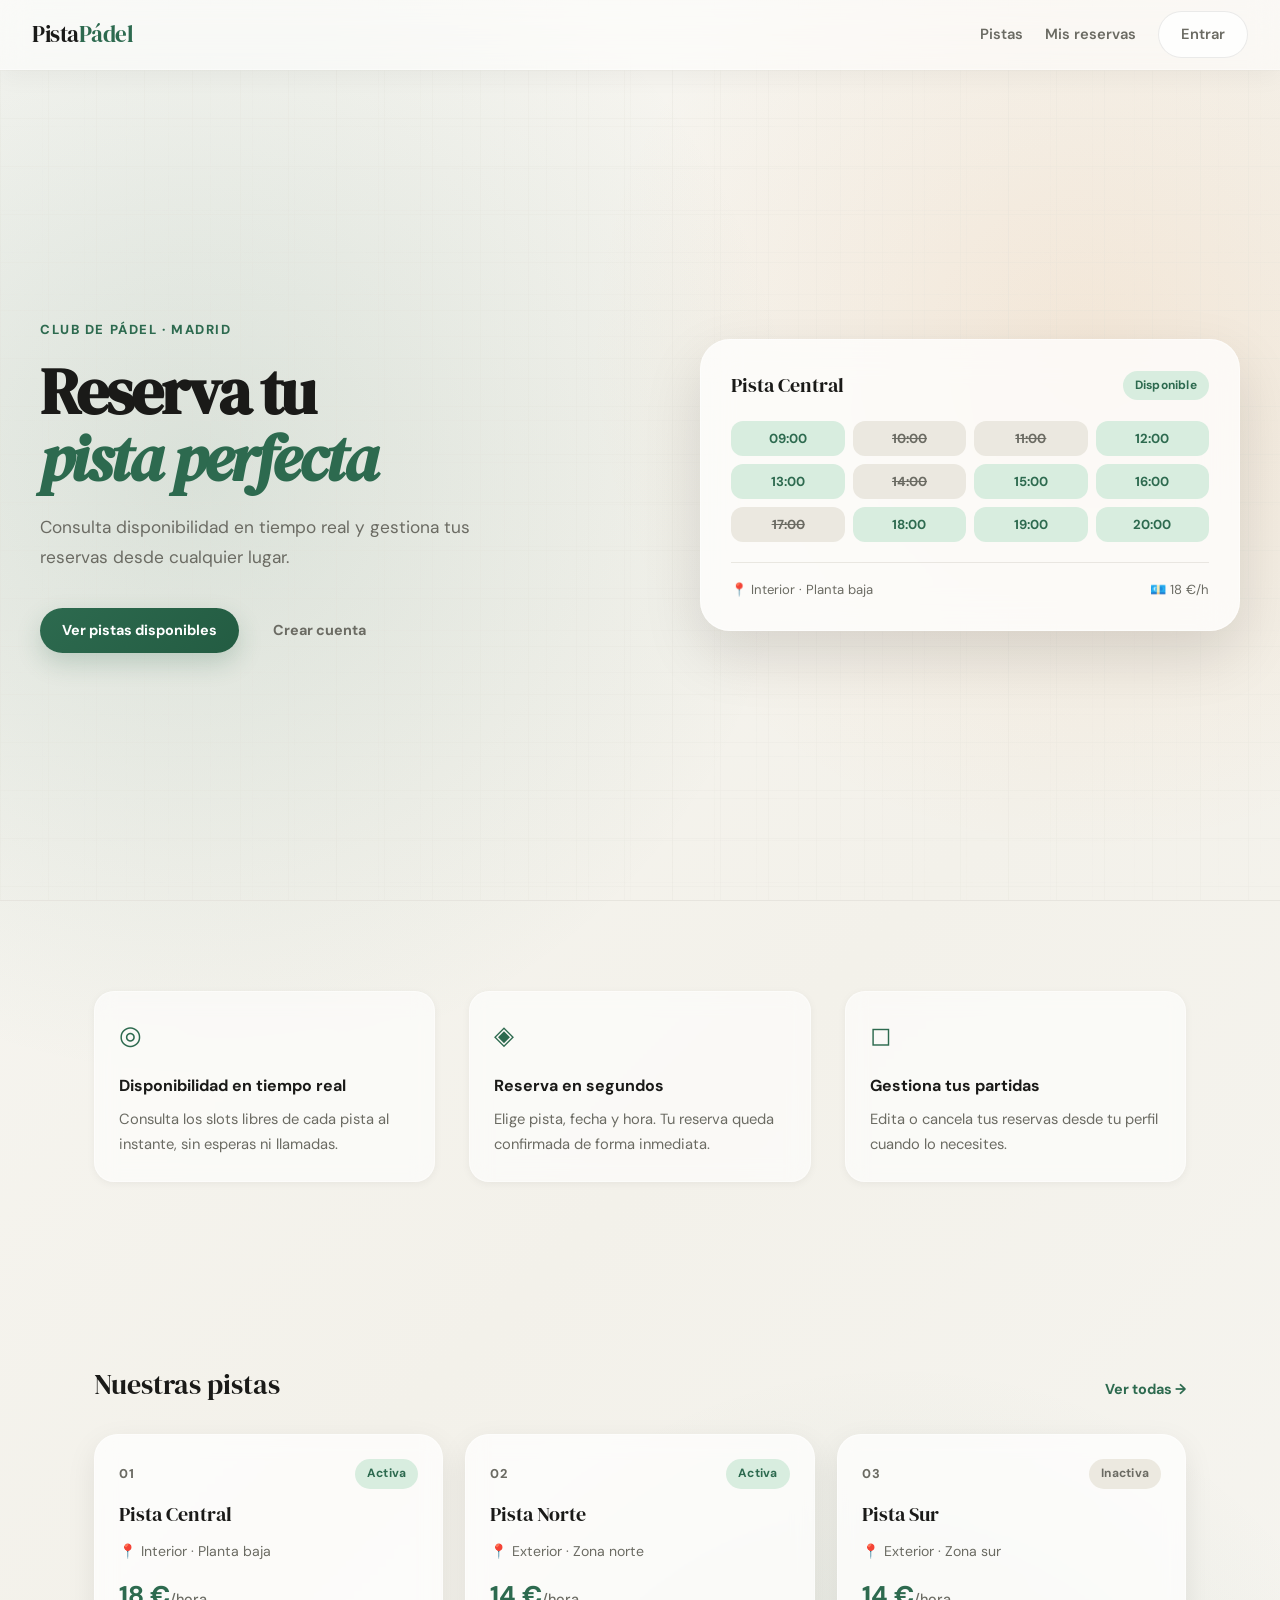
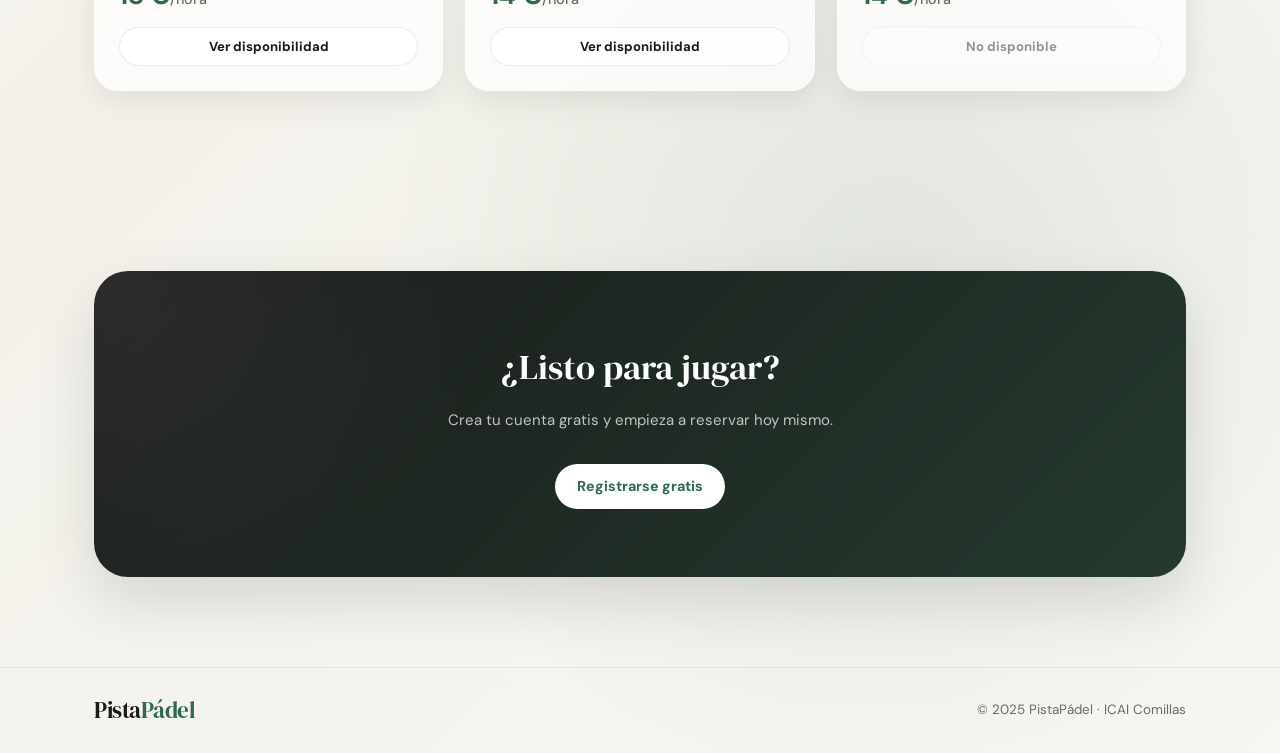
<file: frontend/index.html>
<!DOCTYPE html>
<html lang="es">
<head>
  <meta charset="UTF-8" />
  <meta name="viewport" content="width=device-width, initial-scale=1.0" />
  <title>PistaPádel — Reserva tu pista</title>
  <link rel="stylesheet" href="styles.css" />
  <link href="https://fonts.googleapis.com/css2?family=DM+Serif+Display:ital@0;1&family=DM+Sans:wght@300;400;500;600&display=swap" rel="stylesheet" />
</head>
<body>

  <!-- NAVBAR -->
  <nav class="navbar">
    <a href="index.html" class="nav-logo">Pista<span>Pádel</span></a>
    <div class="nav-links">
      <a href="courts.html">Pistas</a>
      <a href="reservations.html">Mis reservas</a>
      <a href="login.html" class="btn btn-outline">Entrar</a>
    </div>
  </nav>

  <!-- HERO -->
  <section class="hero">
    <div class="hero-bg">
      <div class="hero-grid"></div>
    </div>
    <div class="hero-content">
      <span class="hero-tag">Club de pádel · Madrid</span>
      <h1 class="hero-title">Reserva tu<br /><em>pista perfecta</em></h1>
      <p class="hero-sub">Consulta disponibilidad en tiempo real y gestiona tus reservas desde cualquier lugar.</p>
      <div class="hero-actions">
        <a href="courts.html" class="btn btn-primary">Ver pistas disponibles</a>
        <a href="login.html" class="btn btn-ghost">Crear cuenta</a>
      </div>
    </div>
    <div class="hero-visual">
      <div class="court-card-preview">
        <div class="court-preview-header">
          <span class="court-preview-name">Pista Central</span>
          <span class="badge badge-active">Disponible</span>
        </div>
        <div class="court-preview-slots">
          <div class="slot slot-free">09:00</div>
          <div class="slot slot-taken">10:00</div>
          <div class="slot slot-taken">11:00</div>
          <div class="slot slot-free">12:00</div>
          <div class="slot slot-free">13:00</div>
          <div class="slot slot-taken">14:00</div>
          <div class="slot slot-free">15:00</div>
          <div class="slot slot-free">16:00</div>
          <div class="slot slot-taken">17:00</div>
          <div class="slot slot-free">18:00</div>
          <div class="slot slot-free">19:00</div>
          <div class="slot slot-free">20:00</div>
        </div>
        <div class="court-preview-meta">
          <span>📍 Interior · Planta baja</span>
          <span>💶 18 €/h</span>
        </div>
      </div>
    </div>
  </section>

  <!-- FEATURES -->
  <section class="features">
    <div class="container">
      <div class="features-grid">
        <div class="feature-item">
          <div class="feature-icon">◎</div>
          <h3>Disponibilidad en tiempo real</h3>
          <p>Consulta los slots libres de cada pista al instante, sin esperas ni llamadas.</p>
        </div>
        <div class="feature-item">
          <div class="feature-icon">◈</div>
          <h3>Reserva en segundos</h3>
          <p>Elige pista, fecha y hora. Tu reserva queda confirmada de forma inmediata.</p>
        </div>
        <div class="feature-item">
          <div class="feature-icon">◻</div>
          <h3>Gestiona tus partidas</h3>
          <p>Edita o cancela tus reservas desde tu perfil cuando lo necesites.</p>
        </div>
      </div>
    </div>
  </section>

  <!-- COURTS PREVIEW -->
  <section class="courts-preview">
    <div class="container">
      <div class="section-header">
        <h2>Nuestras pistas</h2>
        <a href="courts.html" class="link-arrow">Ver todas →</a>
      </div>
      <div class="courts-grid">
        <div class="court-card">
          <div class="court-card-top">
            <div class="court-number">01</div>
            <span class="badge badge-active">Activa</span>
          </div>
          <h3 class="court-name">Pista Central</h3>
          <p class="court-meta">📍 Interior · Planta baja</p>
          <p class="court-price">18 €<span>/hora</span></p>
          <a href="courts.html" class="btn btn-outline btn-sm">Ver disponibilidad</a>
        </div>
        <div class="court-card">
          <div class="court-card-top">
            <div class="court-number">02</div>
            <span class="badge badge-active">Activa</span>
          </div>
          <h3 class="court-name">Pista Norte</h3>
          <p class="court-meta">📍 Exterior · Zona norte</p>
          <p class="court-price">14 €<span>/hora</span></p>
          <a href="courts.html" class="btn btn-outline btn-sm">Ver disponibilidad</a>
        </div>
        <div class="court-card">
          <div class="court-card-top">
            <div class="court-number">03</div>
            <span class="badge badge-inactive">Inactiva</span>
          </div>
          <h3 class="court-name">Pista Sur</h3>
          <p class="court-meta">📍 Exterior · Zona sur</p>
          <p class="court-price">14 €<span>/hora</span></p>
          <a href="courts.html" class="btn btn-outline btn-sm btn-disabled">No disponible</a>
        </div>
      </div>
    </div>
  </section>

  <!-- CTA -->
  <section class="cta-section">
    <div class="container">
      <div class="cta-box">
        <h2>¿Listo para jugar?</h2>
        <p>Crea tu cuenta gratis y empieza a reservar hoy mismo.</p>
        <a href="login.html" class="btn btn-primary">Registrarse gratis</a>
      </div>
    </div>
  </section>

  <!-- FOOTER -->
  <footer class="footer">
    <div class="container footer-inner">
      <span class="nav-logo">Pista<span>Pádel</span></span>
      <span class="footer-copy">© 2025 PistaPádel · ICAI Comillas</span>
    </div>
  </footer>

</body>
</html>
</file>
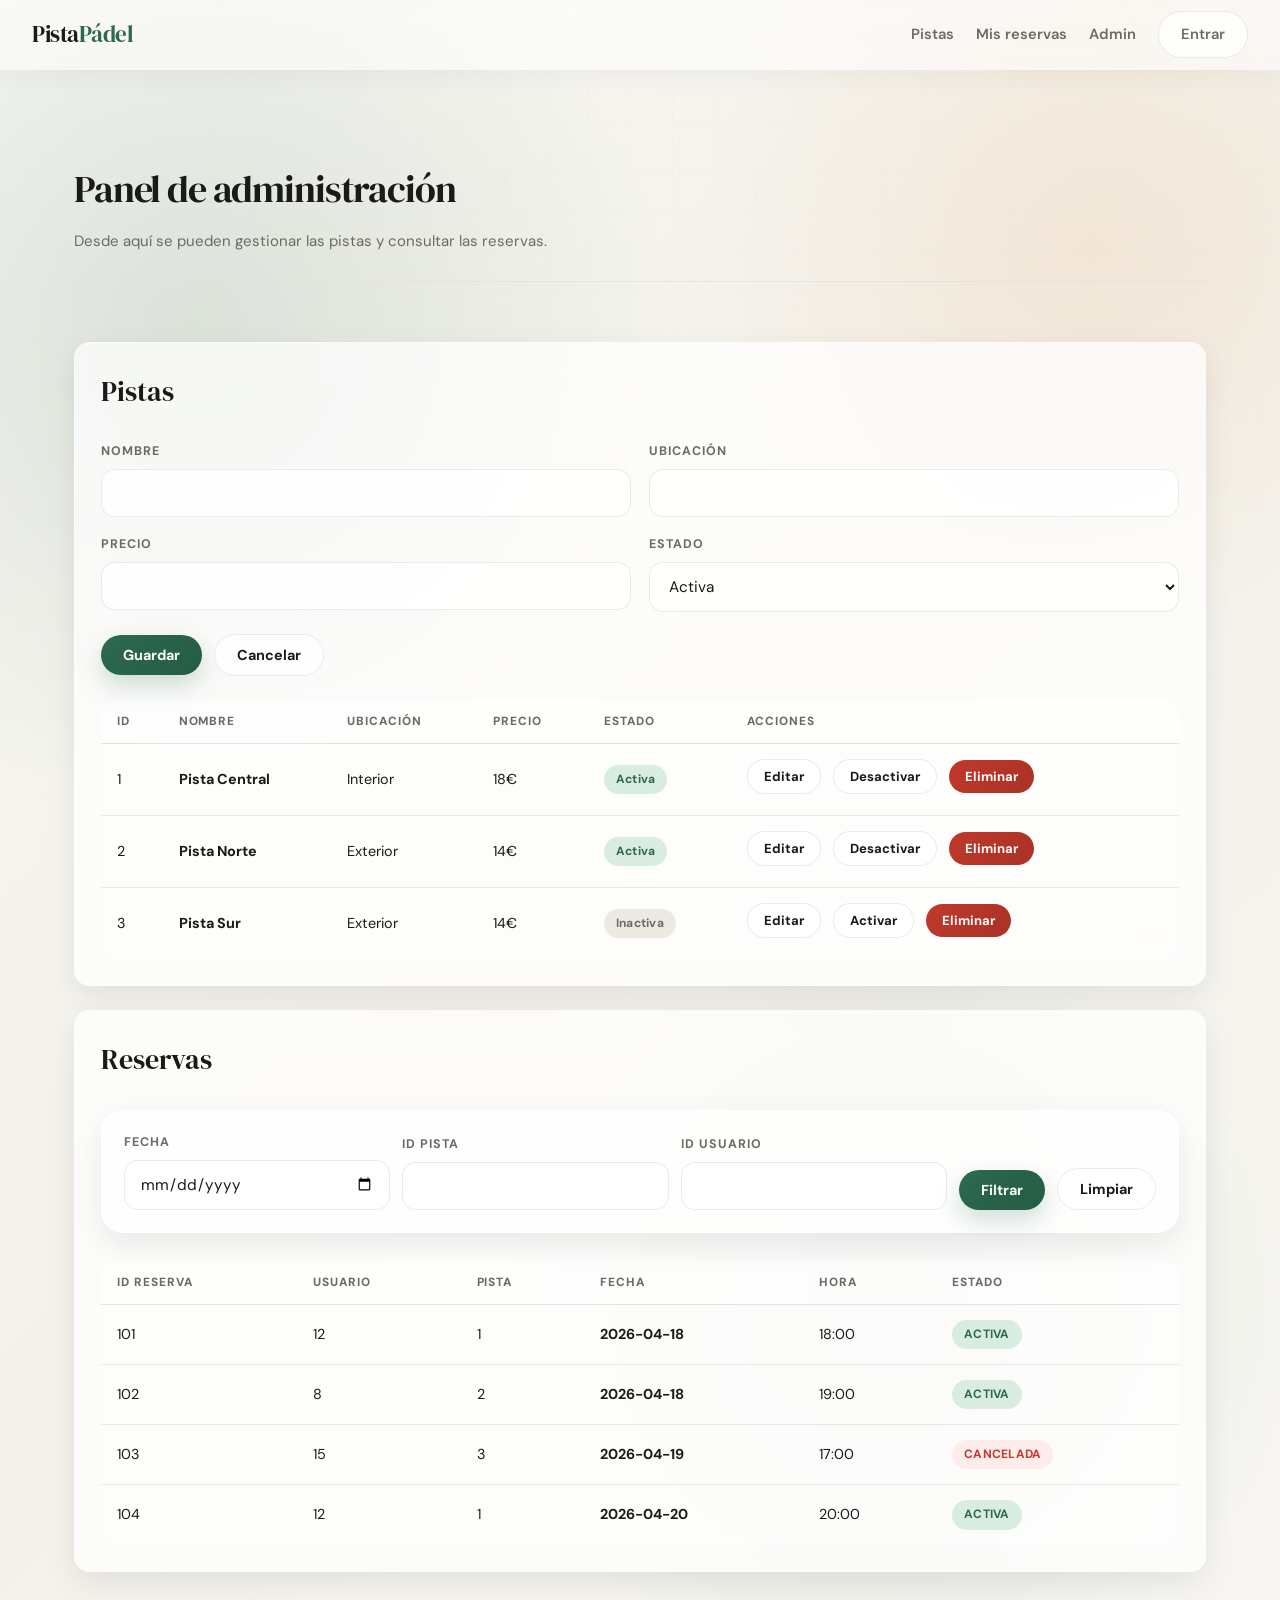
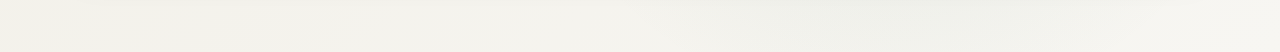
<file: frontend/admin.html>
<!DOCTYPE html>
<html lang="es">
<head>
  <meta charset="UTF-8" />
  <meta name="viewport" content="width=device-width, initial-scale=1.0" />
  <title>Admin | PistaPádel</title>
  <link rel="stylesheet" href="styles.css" />
  <link href="https://fonts.googleapis.com/css2?family=DM+Serif+Display:ital@0;1&family=DM+Sans:wght@300;400;500;600&display=swap" rel="stylesheet" />
</head>
<body>

  <nav class="navbar">
    <a href="index.html" class="nav-logo">Pista<span>Pádel</span></a>
    <div class="nav-links">
      <a href="courts.html">Pistas</a>
      <a href="reservations.html">Mis reservas</a>
      <a href="admin.html">Admin</a>
      <a href="login.html" class="btn btn-outline">Entrar</a>
    </div>
  </nav>

  <main class="page">
    <section class="page-header">
      <h1>Panel de administración</h1>
      <p>Desde aquí se pueden gestionar las pistas y consultar las reservas.</p>
    </section>

    <div id="messageBox" class="message info" style="display:none;"></div>

    <section class="card">
      <div class="section-header">
        <h2>Pistas</h2>
      </div>

      <form id="courtForm" class="grid-form">
        <input type="hidden" id="courtId" />

        <div class="form-group">
          <label for="courtNombre">Nombre</label>
          <input type="text" id="courtNombre" required />
        </div>

        <div class="form-group">
          <label for="courtUbicacion">Ubicación</label>
          <input type="text" id="courtUbicacion" required />
        </div>

        <div class="form-group">
          <label for="courtPrecio">Precio</label>
          <input type="number" id="courtPrecio" min="0" step="0.01" required />
        </div>

        <div class="form-group">
          <label for="courtActiva">Estado</label>
          <select id="courtActiva">
            <option value="true">Activa</option>
            <option value="false">Inactiva</option>
          </select>
        </div>

        <div class="form-actions">
          <button type="submit" class="btn btn-primary" id="saveBtn">Guardar</button>
          <button type="button" class="btn btn-outline" id="cancelBtn">Cancelar</button>
        </div>
      </form>

      <div class="table-wrapper">
        <table>
          <thead>
            <tr>
              <th>ID</th>
              <th>Nombre</th>
              <th>Ubicación</th>
              <th>Precio</th>
              <th>Estado</th>
              <th>Acciones</th>
            </tr>
          </thead>
          <tbody id="courtsTable"></tbody>
        </table>
      </div>

      <div id="emptyCourts" class="empty-state" style="display:none;">
        <div class="empty-icon">◎</div>
        <h3>No hay pistas</h3>
        <p>Añade una pista para empezar.</p>
      </div>
    </section>

    <section class="card">
      <div class="section-header">
        <h2>Reservas</h2>
      </div>

      <div class="filter-bar">
        <div class="form-group">
          <label for="filterDate">Fecha</label>
          <input type="date" id="filterDate" />
        </div>

        <div class="form-group">
          <label for="filterCourt">ID pista</label>
          <input type="number" id="filterCourt" min="1" />
        </div>

        <div class="form-group">
          <label for="filterUser">ID usuario</label>
          <input type="number" id="filterUser" min="1" />
        </div>

        <button type="button" class="btn btn-primary" id="filterBtn">Filtrar</button>
        <button type="button" class="btn btn-outline" id="clearBtn">Limpiar</button>
      </div>

      <div class="table-wrapper">
        <table>
          <thead>
            <tr>
              <th>ID Reserva</th>
              <th>Usuario</th>
              <th>Pista</th>
              <th>Fecha</th>
              <th>Hora</th>
              <th>Estado</th>
            </tr>
          </thead>
          <tbody id="reservationsTable"></tbody>
        </table>
      </div>

      <div id="emptyReservations" class="empty-state" style="display:none;">
        <div class="empty-icon">◈</div>
        <h3>No hay reservas</h3>
        <p>No se encontraron resultados.</p>
      </div>
    </section>
  </main>

  <script>
    const messageBox = document.getElementById("messageBox");

    const courtForm = document.getElementById("courtForm");
    const courtId = document.getElementById("courtId");
    const courtNombre = document.getElementById("courtNombre");
    const courtUbicacion = document.getElementById("courtUbicacion");
    const courtPrecio = document.getElementById("courtPrecio");
    const courtActiva = document.getElementById("courtActiva");
    const saveBtn = document.getElementById("saveBtn");
    const cancelBtn = document.getElementById("cancelBtn");

    const courtsTable = document.getElementById("courtsTable");
    const emptyCourts = document.getElementById("emptyCourts");

    const reservationsTable = document.getElementById("reservationsTable");
    const emptyReservations = document.getElementById("emptyReservations");

    const filterDate = document.getElementById("filterDate");
    const filterCourt = document.getElementById("filterCourt");
    const filterUser = document.getElementById("filterUser");
    const filterBtn = document.getElementById("filterBtn");
    const clearBtn = document.getElementById("clearBtn");

    let pistas = [
      { id: 1, nombre: "Pista Central", ubicacion: "Interior", precio: 18, activa: true },
      { id: 2, nombre: "Pista Norte", ubicacion: "Exterior", precio: 14, activa: true },
      { id: 3, nombre: "Pista Sur", ubicacion: "Exterior", precio: 14, activa: false }
    ];

    let reservas = [
      { id: 101, usuario: 12, pista: 1, fecha: "2026-04-18", hora: "18:00", estado: "ACTIVA" },
      { id: 102, usuario: 8, pista: 2, fecha: "2026-04-18", hora: "19:00", estado: "ACTIVA" },
      { id: 103, usuario: 15, pista: 3, fecha: "2026-04-19", hora: "17:00", estado: "CANCELADA" },
      { id: 104, usuario: 12, pista: 1, fecha: "2026-04-20", hora: "20:00", estado: "ACTIVA" }
    ];

    function showMessage(text, type = "info") {
      messageBox.style.display = "block";
      messageBox.textContent = text;
      messageBox.className = `message ${type}`;
    }

    function hideMessage() {
      messageBox.style.display = "none";
    }

    function resetForm() {
      courtForm.reset();
      courtId.value = "";
      courtActiva.value = "true";
      saveBtn.textContent = "Guardar";
    }

    function renderPistas() {
      courtsTable.innerHTML = "";

      if (pistas.length === 0) {
        emptyCourts.style.display = "block";
        return;
      }

      emptyCourts.style.display = "none";

      pistas.forEach(pista => {
        const estado = pista.activa
          ? '<span class="badge badge-active">Activa</span>'
          : '<span class="badge badge-inactive">Inactiva</span>';

        courtsTable.innerHTML += `
          <tr>
            <td>${pista.id}</td>
            <td><strong>${pista.nombre}</strong></td>
            <td>${pista.ubicacion}</td>
            <td>${pista.precio}€</td>
            <td>${estado}</td>
            <td>
              <button class="btn btn-small btn-outline" onclick="editarPista(${pista.id})">Editar</button>
              <button class="btn btn-small btn-outline" onclick="cambiarEstado(${pista.id})">
                ${pista.activa ? "Desactivar" : "Activar"}
              </button>
              <button class="btn btn-small btn-danger" onclick="eliminarPista(${pista.id})">Eliminar</button>
            </td>
          </tr>
        `;
      });
    }

    function renderReservas(lista = reservas) {
      reservationsTable.innerHTML = "";

      if (lista.length === 0) {
        emptyReservations.style.display = "block";
        return;
      }

      emptyReservations.style.display = "none";

      lista.forEach(reserva => {
        const estado = reserva.estado === "ACTIVA"
          ? "badge-active"
          : "badge-cancelled";

        reservationsTable.innerHTML += `
          <tr>
            <td>${reserva.id}</td>
            <td>${reserva.usuario}</td>
            <td>${reserva.pista}</td>
            <td><strong>${reserva.fecha}</strong></td>
            <td>${reserva.hora}</td>
            <td><span class="badge ${estado}">${reserva.estado}</span></td>
          </tr>
        `;
      });
    }

    window.editarPista = function(id) {
      const pista = pistas.find(p => p.id === id);
      if (!pista) return;

      courtId.value = pista.id;
      courtNombre.value = pista.nombre;
      courtUbicacion.value = pista.ubicacion;
      courtPrecio.value = pista.precio;
      courtActiva.value = String(pista.activa);

      saveBtn.textContent = "Actualizar";
      window.scrollTo({ top: 0, behavior: "smooth" });
    };

    window.cambiarEstado = function(id) {
      pistas = pistas.map(p =>
        p.id === id ? { ...p, activa: !p.activa } : p
      );

      renderPistas();
      showMessage("Estado actualizado.", "success");
    };

    window.eliminarPista = function(id) {
      if (!confirm("¿Seguro que quieres eliminar esta pista?")) return;

      pistas = pistas.filter(p => p.id !== id);
      renderPistas();
      showMessage("Pista eliminada.", "success");
      resetForm();
    };

    courtForm.addEventListener("submit", function(e) {
      e.preventDefault();
      hideMessage();

      const id = courtId.value.trim();
      const nombre = courtNombre.value.trim();
      const ubicacion = courtUbicacion.value.trim();
      const precio = parseFloat(courtPrecio.value);
      const activa = courtActiva.value === "true";

      if (!nombre || !ubicacion || isNaN(precio)) {
        showMessage("Rellena todos los campos.", "error");
        return;
      }

      if (id) {
        pistas = pistas.map(p =>
          String(p.id) === String(id)
            ? { ...p, nombre, ubicacion, precio, activa }
            : p
        );
        showMessage("Pista actualizada.", "success");
      } else {
        const nuevoId = pistas.length ? Math.max(...pistas.map(p => p.id)) + 1 : 1;

        pistas.push({
          id: nuevoId,
          nombre,
          ubicacion,
          precio,
          activa
        });

        showMessage("Pista creada.", "success");
      }

      resetForm();
      renderPistas();
    });

    cancelBtn.addEventListener("click", resetForm);

    function filtrarReservas() {
      let resultado = [...reservas];

      if (filterDate.value) {
        resultado = resultado.filter(r => r.fecha === filterDate.value);
      }

      if (filterCourt.value) {
        resultado = resultado.filter(r => String(r.pista) === filterCourt.value);
      }

      if (filterUser.value) {
        resultado = resultado.filter(r => String(r.usuario) === filterUser.value);
      }

      renderReservas(resultado);
    }

    filterBtn.addEventListener("click", filtrarReservas);

    clearBtn.addEventListener("click", function() {
      filterDate.value = "";
      filterCourt.value = "";
      filterUser.value = "";
      renderReservas();
    });

    renderPistas();
    renderReservas();
  </script>
</body>
</html>
</file>
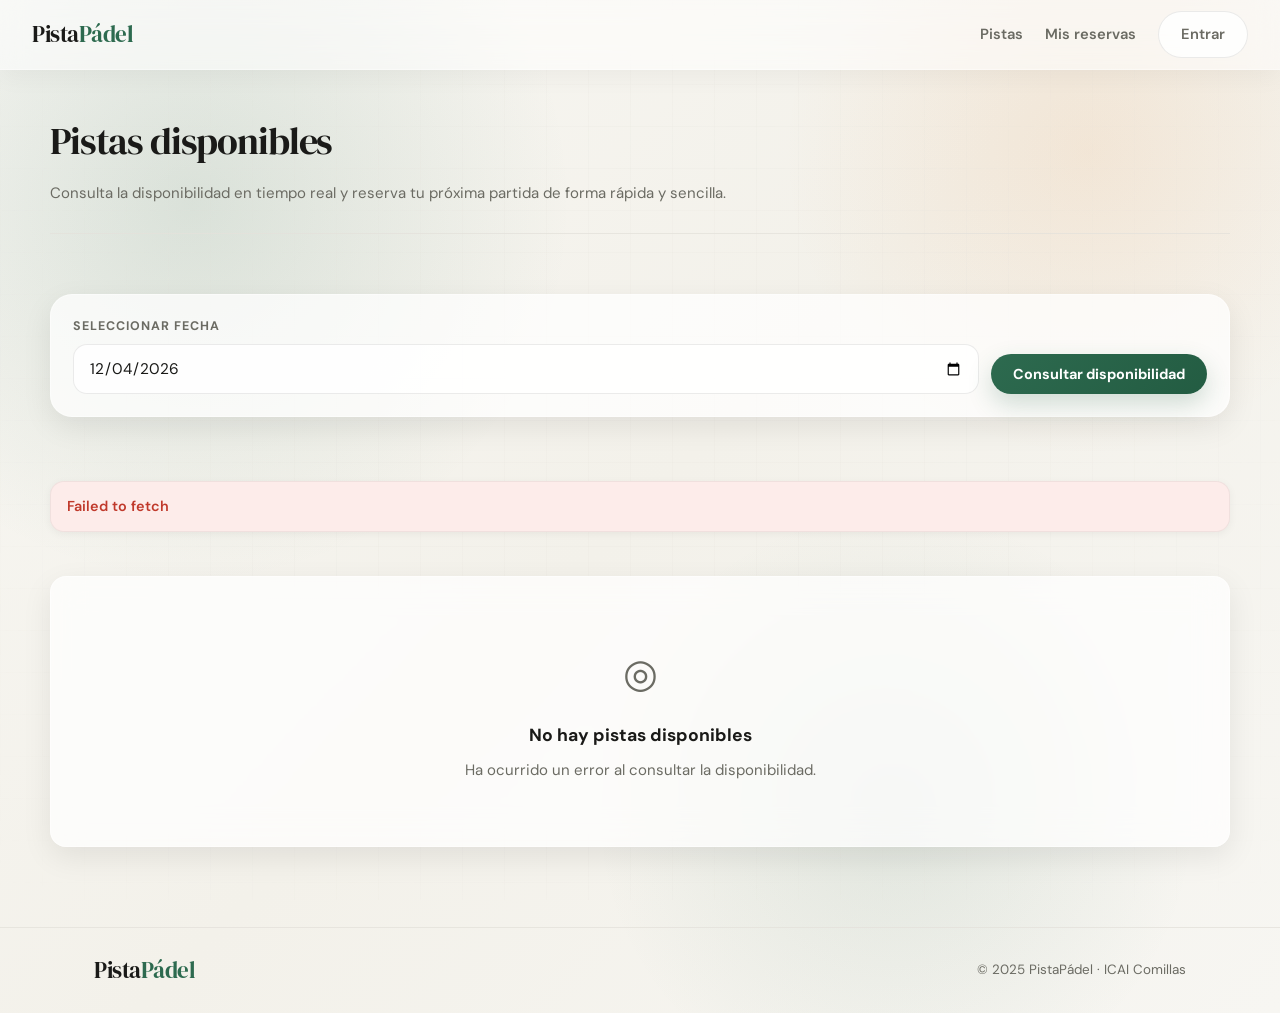
<file: frontend/courts.html>
<!DOCTYPE html>
<html lang="es">
<head>
    <meta charset="UTF-8" />
    <meta name="viewport" content="width=device-width, initial-scale=1.0" />
    <title>Pistas disponibles | PistaPadel</title>
    <link rel="stylesheet" href="styles.css" />
    <link href="https://fonts.googleapis.com/css2?family=DM+Serif+Display:ital@0;1&family=DM+Sans:wght@300;400;500;600&display=swap" rel="stylesheet" />
</head>
<body>

<!-- NAVBAR -->
<nav class="navbar">
    <a href="index.html" class="nav-logo">Pista<span>Pádel</span></a>
    <div class="nav-links">
        <a href="courts.html">Pistas</a>
        <a href="reservations.html">Mis reservas</a>
        <a href="login.html" class="btn btn-outline">Entrar</a>
    </div>
</nav>

<!-- CONTENIDO PRINCIPAL -->
<main class="page courts-page">
    <section class="page-header">
        <h1>Pistas disponibles</h1>
        <p>Consulta la disponibilidad en tiempo real y reserva tu próxima partida de forma rápida y sencilla.</p>
    </section>

    <section class="filter-bar">
        <div class="form-group">
            <label for="resDate">Seleccionar fecha</label>
            <input type="date" id="resDate" />
        </div>

        <button id="btnConsultar" class="btn btn-primary" type="button">
            Consultar disponibilidad
        </button>
    </section>

    <div id="messageBox" class="message info" style="display: none;"></div>

    <section id="pistasGrid" class="availability-grid"></section>
</main>

<!-- FOOTER -->
<footer class="footer">
    <div class="container footer-inner">
        <span class="nav-logo">Pista<span>Pádel</span></span>
        <span class="footer-copy">© 2025 PistaPádel · ICAI Comillas</span>
    </div>
</footer>

<script>
  const API_BASE = "http://127.0.0.1:8080/pistaPadel";

  const resDateInput = document.getElementById("resDate");
  const btnConsultar = document.getElementById("btnConsultar");
  const pistasGrid = document.getElementById("pistasGrid");
  const messageBox = document.getElementById("messageBox");

  const hoy = new Date().toISOString().split("T")[0];
  resDateInput.value = hoy;
  resDateInput.min = hoy;

  function showMessage(text, type = "info") {
    messageBox.style.display = "block";
    messageBox.textContent = text;
    messageBox.className = `message ${type}`;
  }

  function hideMessage() {
    messageBox.style.display = "none";
    messageBox.textContent = "";
    messageBox.className = "message";
  }

  function setLoadingState(isLoading) {
    btnConsultar.disabled = isLoading;
    btnConsultar.textContent = isLoading ? "Cargando..." : "Consultar disponibilidad";
  }

  function renderEmptyState(text) {
    pistasGrid.innerHTML = `
      <div class="empty-state card" style="grid-column: 1 / -1;">
        <div class="empty-icon">◎</div>
        <h3>No hay pistas disponibles</h3>
        <p>${text}</p>
      </div>
    `;
  }

  function escapeHtml(text) {
    if (text === null || text === undefined) return "";
    return String(text)
      .replaceAll("&", "&amp;")
      .replaceAll("<", "&lt;")
      .replaceAll(">", "&gt;")
      .replaceAll('"', "&quot;")
      .replaceAll("'", "&#039;");
  }

  function crearTarjetaPista(pista, franjasDisponibles) {
    const slotsHtml = franjasDisponibles.length > 0
      ? `
        <div class="slots-grid">
          ${franjasDisponibles.map(function(hora) {
            return `
              <button
                class="slot slot-free"
                type="button"
                data-pista-id="${pista.idPista}"
                data-fecha="${resDateInput.value}"
                data-hora="${hora}">
                ${hora}
              </button>
            `;
          }).join("")}
        </div>
      `
      : `<p class="muted">No hay franjas disponibles para esta fecha.</p>`;

    return `
      <article class="availability-card">
        <div class="availability-card-header">
          <span class="court-preview-name">${escapeHtml(pista.nombre)}</span>
          <span class="badge badge-active">Activa</span>
        </div>

        <div class="availability-card-body">
          <p class="court-meta">📍 ${escapeHtml(pista.ubicacion || "Ubicación no disponible")}</p>
          <div class="divider"></div>
          ${slotsHtml}
        </div>

        <div class="availability-card-footer">
          <span class="muted">${franjasDisponibles.length} hueco(s) disponible(s)</span>
          <span class="court-price">${escapeHtml(pista.precioHora)}€<span>/h</span></span>
        </div>
      </article>
    `;
  }

  async function cargarPistas() {
    const fecha = resDateInput.value;

    if (!fecha) {
      showMessage("Selecciona una fecha antes de consultar la disponibilidad.", "error");
      return;
    }

    hideMessage();
    setLoadingState(true);

    pistasGrid.innerHTML = `
      <div class="empty-state card" style="grid-column: 1 / -1;">
        <div class="empty-icon">◈</div>
        <h3>Cargando pistas</h3>
        <p>Estamos consultando la disponibilidad para el día seleccionado.</p>
      </div>
    `;

    try {
      const respPistas = await fetch(API_BASE + "/courts?active=true", {
        credentials: "include"
      });

      if (!respPistas.ok) {
        throw new Error("No se pudieron cargar las pistas.");
      }

      const pistas = await respPistas.json();
      const pistasActivas = pistas.filter(function(pista) {
        return pista.activa;
      });

      if (pistasActivas.length === 0) {
        renderEmptyState("Actualmente no hay pistas activas para mostrar.");
        return;
      }

      const resultados = await Promise.all(
        pistasActivas.map(async function(pista) {
          try {
            const respDisp = await fetch(
              API_BASE + "/courts/" + pista.idPista + "/availability?date=" + fecha,
              {
                credentials: "include"
              }
            );

            if (!respDisp.ok) {
              return {
                pista: pista,
                franjasDisponibles: []
              };
            }

            const disponibilidad = await respDisp.json();

            const franjasDisponiblesRaw = Array.isArray(disponibilidad)
              ? disponibilidad
              : (disponibilidad.franjasDisponibles || []);

           let franjasDisponibles = franjasDisponiblesRaw.map(function(hora) {
  return String(hora).substring(0, 5);
});

        const hoyReal = new Date().toISOString().split("T")[0];

        if (fecha === hoyReal) {
          const ahora = new Date();

          franjasDisponibles = franjasDisponibles.filter(function(hora) {
            const partes = hora.split(":");
            const fechaHora = new Date();
            fechaHora.setHours(Number(partes[0]), Number(partes[1]), 0, 0);

            return fechaHora > ahora;
          });
        }

            return {
              pista: pista,
              franjasDisponibles: franjasDisponibles
            };

          } catch (error) {
            console.log(error);
            return {
              pista: pista,
              franjasDisponibles: []
            };
          }
        })
      );

      pistasGrid.innerHTML = resultados
        .map(function(resultado) {
          return crearTarjetaPista(resultado.pista, resultado.franjasDisponibles);
        })
        .join("");

    } catch (error) {
      console.error(error);
      renderEmptyState("Ha ocurrido un error al consultar la disponibilidad.");
      showMessage(error.message || "Error inesperado al cargar las pistas.", "error");
    } finally {
      setLoadingState(false);
    }
  }

  async function reservar(pistaId, fecha, hora, boton) {
    const currentUser = localStorage.getItem("currentUser");

    const bodyReserva = {
      idPista: Number(pistaId),
      fechaReserva: fecha,
      horaInicio: hora,
      duracionMinutos: 60
    };

    try {
      boton.disabled = true;
      boton.textContent = "Reservando...";

      const resp = await fetch(API_BASE + "/reservations", {
        method: "POST",
        headers: {
          "Content-Type": "application/json"
        },
        credentials: "include",
        body: JSON.stringify(bodyReserva)
      });

      if (resp.status === 201 || resp.ok) {
        showMessage("Reserva realizada correctamente para las " + hora + ".", "success");
        await cargarPistas();
        return;
      }

      if (resp.status === 401) {
        localStorage.removeItem("currentUser");
        window.location.href = "login.html";
        return;
      }

      if (resp.status === 409) {
        showMessage("Ese horario ya está ocupado.", "error");
        await cargarPistas();
        return;
      }

      const errorText = await resp.text();
      throw new Error(errorText || "No se pudo completar la reserva.");

    } catch (error) {
      console.error(error);
      showMessage(error.message || "Error al reservar la pista.", "error");
      boton.disabled = false;
      boton.textContent = hora;
    }
  }

  btnConsultar.addEventListener("click", cargarPistas);

  resDateInput.addEventListener("change", function() {
    cargarPistas();
  });

  pistasGrid.addEventListener("click", async function(event) {
    const slotButton = event.target.closest(".slot-free");

    if (!slotButton) return;

    const pistaId = slotButton.dataset.pistaId;
    const fecha = slotButton.dataset.fecha;
    const hora = slotButton.dataset.hora;

    await reservar(pistaId, fecha, hora, slotButton);
  });

  cargarPistas();
</script>

</body>
</html>
</file>
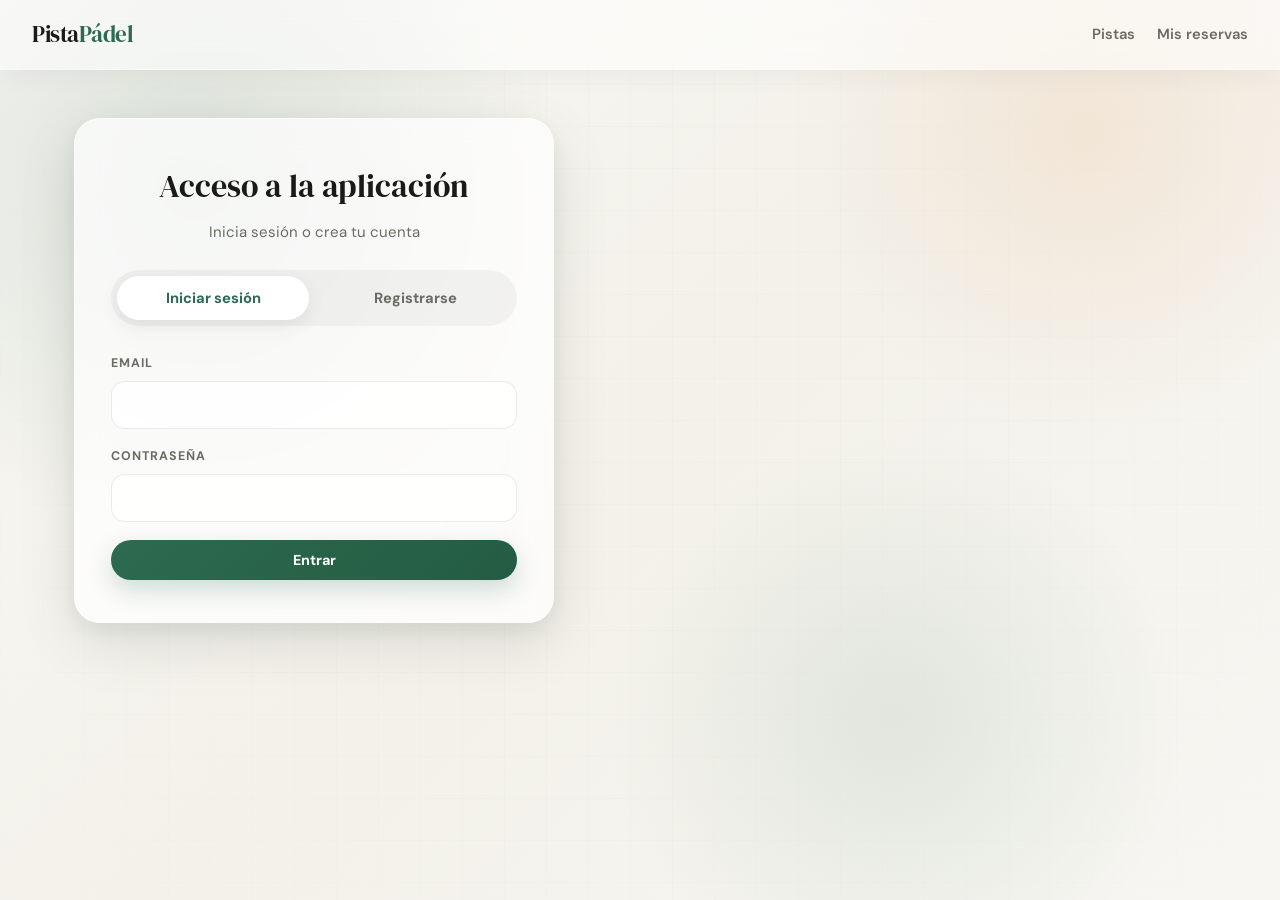
<file: frontend/login.html>
<!DOCTYPE html>
<html lang="es">
<head>
  <meta charset="UTF-8" />
  <meta name="viewport" content="width=device-width, initial-scale=1.0" />
  <title>Login | PistaPádel</title>
  <link rel="stylesheet" href="styles.css" />
  <link href="https://fonts.googleapis.com/css2?family=DM+Serif+Display:ital@0;1&family=DM+Sans:wght@300;400;500;600&display=swap" rel="stylesheet" />
</head>
<body>

  <nav class="navbar">
    <a href="index.html" class="nav-logo">Pista<span>Pádel</span></a>
    <div class="nav-links">
      <a href="courts.html">Pistas</a>
      <a href="reservations.html">Mis reservas</a>
    </div>
  </nav>

  <main class="page">
    <section class="card auth-card">
      <h1>Acceso a la aplicación</h1>
      <p class="muted">Inicia sesión o crea tu cuenta</p>

      <div class="tabs">
        <button class="tab-btn active" id="tabLogin">Iniciar sesión</button>
        <button class="tab-btn" id="tabRegister">Registrarse</button>
      </div>

      <div id="messageBox" class="message" style="display:none;"></div>

      <form id="loginForm" class="form-section">
        <div class="form-group">
          <label for="loginEmail">Email</label>
          <input type="email" id="loginEmail" required />
        </div>

        <div class="form-group">
          <label for="loginPassword">Contraseña</label>
          <input type="password" id="loginPassword" required />
        </div>

        <button type="submit" class="btn btn-primary">Entrar</button>
      </form>

      <form id="registerForm" class="form-section" style="display:none;">
        <div class="form-group">
          <label for="registerNombre">Nombre</label>
          <input type="text" id="registerNombre" required />
        </div>

        <div class="form-group">
          <label for="registerApellidos">Apellidos</label>
          <input type="text" id="registerApellidos" required />
        </div>

        <div class="form-group">
          <label for="registerEmail">Email</label>
          <input type="email" id="registerEmail" required />
        </div>

        <div class="form-group">
          <label for="registerPassword">Contraseña</label>
          <input type="password" id="registerPassword" required />
        </div>

        <button type="submit" class="btn btn-primary">Crear cuenta</button>
      </form>
    </section>
  </main>

  <script>
    const API_BASE = "http://127.0.0.1:8080/pistaPadel";

    const tabLogin = document.getElementById("tabLogin");
    const tabRegister = document.getElementById("tabRegister");
    const loginForm = document.getElementById("loginForm");
    const registerForm = document.getElementById("registerForm");
    const messageBox = document.getElementById("messageBox");

    function showMessage(text, type = "info") {
      messageBox.style.display = "block";
      messageBox.textContent = text;
      messageBox.className = `message ${type}`;
    }

    function hideMessage() {
      messageBox.style.display = "none";
      messageBox.textContent = "";
      messageBox.className = "message";
    }

    function mostrarLogin() {
      tabLogin.classList.add("active");
      tabRegister.classList.remove("active");
      loginForm.style.display = "flex";
      registerForm.style.display = "none";
      hideMessage();
    }

    function mostrarRegistro() {
      tabRegister.classList.add("active");
      tabLogin.classList.remove("active");
      registerForm.style.display = "flex";
      loginForm.style.display = "none";
      hideMessage();
    }

    tabLogin.addEventListener("click", mostrarLogin);
    tabRegister.addEventListener("click", mostrarRegistro);

    registerForm.addEventListener("submit", function(e) {
      e.preventDefault();

      const nombre = document.getElementById("registerNombre").value.trim();
      const apellidos = document.getElementById("registerApellidos").value.trim();
      const email = document.getElementById("registerEmail").value.trim();
      const password = document.getElementById("registerPassword").value;

      if (!nombre || !apellidos || !email || !password) {
        showMessage("Rellena todos los campos.", "error");
        return;
      }

      const usuario = {
        nombre: nombre,
        apellidos: apellidos,
        email: email,
        password: password,
        telefono: "",
        rol: "USER",
        activo: true
      };

      fetch(API_BASE + "/auth/register", {
        method: "POST",
        headers: {
          "Content-Type": "application/json"
        },
        credentials: "include",
        body: JSON.stringify(usuario)
      })
        .then(function(response) {
          if (response.status === 201) {
            showMessage("Registro completado. Ahora ya puedes iniciar sesión.", "success");
            registerForm.reset();
            mostrarLogin();
          } else if (response.status === 409) {
            showMessage("Ese email ya está registrado.", "error");
          } else {
            showMessage("No se ha podido registrar el usuario.", "error");
          }
        })
        .catch(function() {
          showMessage("No se puede conectar con el servidor.", "error");
        });
    });

    loginForm.addEventListener("submit", function(e) {
      e.preventDefault();

      const email = document.getElementById("loginEmail").value.trim();
      const password = document.getElementById("loginPassword").value;

      const datos = {
        email: email,
        password: password
      };

      fetch(API_BASE + "/auth/login", {
        method: "POST",
        headers: {
          "Content-Type": "application/json"
        },
        credentials: "include",
        body: JSON.stringify(datos)
      })
        .then(function(response) {
          console.log("LOGIN STATUS:", response.status);

          if (response.status === 200 || response.status === 201) {
            localStorage.setItem("currentUser", email);
            showMessage("Login correcto. Redirigiendo...", "success");

            setTimeout(function() {
              window.location.href = "courts.html";
            }, 700);
          } else if (response.status === 401) {
            showMessage("Email o contraseña incorrectos.", "error");
          } else {
            showMessage("Error en login. Código: " + response.status, "error");
          }
        })
        .catch(function(error) {
          console.log("ERROR FETCH LOGIN:", error);
          showMessage("No se puede conectar con el servidor.", "error");
        });
    });
  </script>
</body>
</html>
</file>
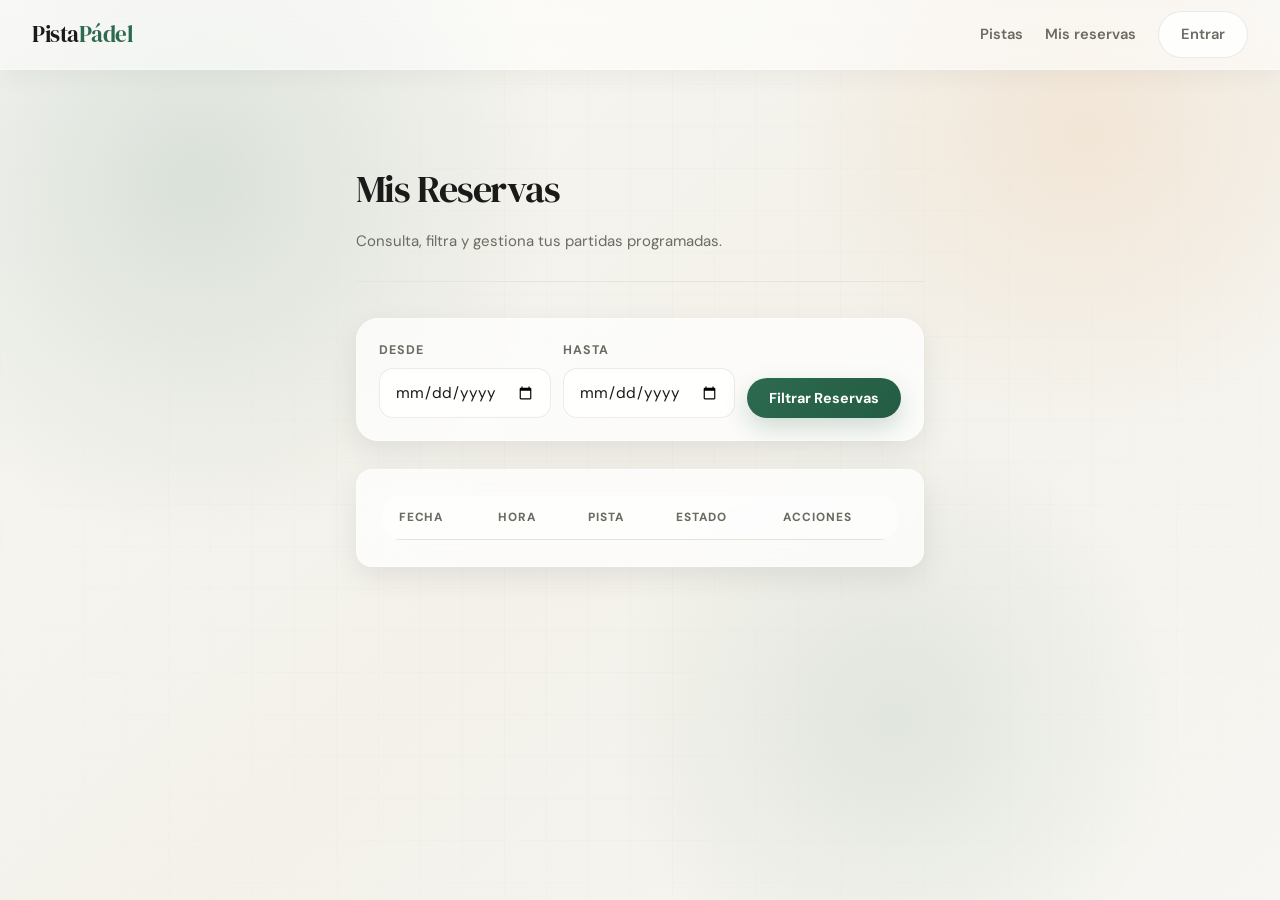
<file: frontend/reservations.html>
<!DOCTYPE html>
<html lang="es">
<head>
    <meta charset="UTF-8" />
    <meta name="viewport" content="width=device-width, initial-scale=1.0" />
    <title>Mis Reservas | PistaPádel</title>
    <link rel="stylesheet" href="styles.css" />
    <link href="https://fonts.googleapis.com/css2?family=DM+Serif+Display:ital@0;1&family=DM+Sans:wght@300;400;500;600&display=swap" rel="stylesheet" />
</head>
<body>


<nav class="navbar">
    <a href="index.html" class="nav-logo">Pista<span>Pádel</span></a>
    <div class="nav-links">
        <a href="courts.html">Pistas</a>
        <a href="reservations.html">Mis reservas</a>
        <a href="login.html" class="btn btn-outline">Entrar</a>
    </div>
</nav>

<main class="page">
    <div class="container">

        <div class="page-header">
            <h1>Mis Reservas</h1>
            <p>Consulta, filtra y gestiona tus partidas programadas.</p>
        </div>

        <div class="filter-bar">
            <div class="form-group">
                <label>Desde</label>
                <input type="date" id="filterFrom">
            </div>
            <div class="form-group">
                <label>Hasta</label>
                <input type="date" id="filterTo">
            </div>
            <button class="btn btn-primary" onclick="cargarReservas()">Filtrar Reservas</button>
        </div>

        <div class="card">
            <div class="table-wrapper">
                <table>
                    <thead>
                    <tr>
                        <th>Fecha</th>
                        <th>Hora</th>
                        <th>Pista</th>
                        <th>Estado</th>
                        <th>Acciones</th>
                    </tr>
                    </thead>
                    <tbody id="tablaReservas">
                    </tbody>
                </table>
            </div>

            <div id="emptyState" class="empty-state" style="display:none;">
                <div class="empty-icon">🎾</div>
                <h3>No se han encontrado reservas</h3>
                <p>Prueba con otras fechas o reserva una pista nueva.</p>
                <a href="courts.html" class="btn btn-primary btn-sm" style="margin-top:15px;">Ir a Pistas</a>
            </div>
        </div>

    </div>
</main>

<script>
  const API_BASE = "http://127.0.0.1:8080/pistaPadel";

  async function cargarReservas() {

    const from = document.getElementById("filterFrom").value;
    const to = document.getElementById("filterTo").value;

    let url = API_BASE + "/reservations";

    const params = [];

    if (from) {
      params.push("from=" + from);
    }

    if (to) {
      params.push("to=" + to);
    }

    if (params.length > 0) {
      url += "?" + params.join("&");
    }

    try {
      const resp = await fetch(url, {
        method: "GET",
        credentials: "include"
      });

      if (resp.status === 401) {
        localStorage.removeItem("currentUser");
        window.location.href = "login.html";
        return;
      }

      if (!resp.ok) {
        alert("No se pudieron cargar las reservas.");
        return;
      }

      const reservas = await resp.json();

      const tbody = document.getElementById("tablaReservas");
      const emptyState = document.getElementById("emptyState");
      const tableWrapper = document.querySelector(".table-wrapper");

      tbody.innerHTML = "";

      if (!reservas || reservas.length === 0) {
        emptyState.style.display = "block";
        tableWrapper.style.display = "none";
        return;
      }

      emptyState.style.display = "none";
      tableWrapper.style.display = "block";

      reservas.forEach(function(res) {
        const estado = res.estado || "ACTIVA";
        const statusClass = estado === "ACTIVA" ? "badge-active" : "badge-cancelled";
        const horaInicio = String(res.horaInicio).substring(0, 5);
        const horaFin = String(res.horaFin).substring(0, 5);

        tbody.innerHTML += `
          <tr>
            <td><strong>${res.fechaReserva}</strong></td>
            <td>${horaInicio} - ${horaFin}</td>
            <td>Pista ${res.idPista}</td>
            <td><span class="badge ${statusClass}">${estado}</span></td>
            <td>
              ${estado === "ACTIVA" ? `
                <button class="btn btn-small btn-outline" onclick="editar('${res.idReserva}')">Editar</button>
                <button class="btn btn-small btn-danger" onclick="cancelar('${res.idReserva}')">Cancelar</button>
              ` : `<span class="muted">Sin acciones</span>`}
            </td>
          </tr>
        `;
      });

    } catch (err) {
      console.error("Error al cargar reservas:", err);
      alert("No se puede conectar con el servidor.");
    }
  }

  async function editar(id) {
    const nuevaHora = prompt("Introduce la nueva hora de inicio (ej: 18:00):");

    if (!nuevaHora) {
      return;
    }

    const body = {
      horaInicio: nuevaHora,
      duracionMinutos: 60
    };

    try {
      const resp = await fetch(API_BASE + "/reservations/" + id, {
        method: "PATCH",
        headers: {
          "Content-Type": "application/json"
        },
        credentials: "include",
        body: JSON.stringify(body)
      });

      if (resp.status === 401) {
        localStorage.removeItem("currentUser");
        window.location.href = "login.html";
        return;
      }

      if (resp.ok) {
        alert("Reserva actualizada");
        cargarReservas();
      } else if (resp.status === 409) {
        alert("Ese horario está ocupado o la reserva no se puede modificar.");
      } else {
        alert("Error al editar la reserva.");
      }

    } catch (err) {
      console.error(err);
      alert("No se puede conectar con el servidor.");
    }
  }

  async function cancelar(id) {
    if (!confirm("¿Seguro que quieres cancelar esta partida?")) {
      return;
    }

    try {
      const resp = await fetch(API_BASE + "/reservations/" + id, {
        method: "DELETE",
        credentials: "include"
      });

      if (resp.status === 401) {
        localStorage.removeItem("currentUser");
        window.location.href = "login.html";
        return;
      }

      if (resp.ok || resp.status === 204) {
        cargarReservas();
      } else if (resp.status === 409) {
        alert("La reserva ya estaba cancelada.");
      } else {
        alert("No se pudo cancelar la reserva.");
      }

    } catch (err) {
      console.error(err);
      alert("No se puede conectar con el servidor.");
    }
  }

  cargarReservas();
</script>
</body>
</html>
</file>
<file: frontend/styles.css>
/* ============================================================
   PistaPádel — styles.css
   Diseño completo renovado
   ============================================================ */

/* ---------- VARIABLES ---------- */
:root {
  --color-bg:        #F7F6F2;
  --color-surface:   #FFFFFF;
  --color-border:    #E4E2DB;
  --color-text:      #1A1A18;
  --color-muted:     #6B6B63;
  --color-accent:    #2D6A4F;
  --color-accent-lt: #D8EDDF;
  --color-danger:    #C0392B;
  --color-danger-lt: #FDECEA;
  --color-warn:      #E67E22;
  --color-warn-lt:   #FEF3E2;

  --font-display: 'DM Serif Display', Georgia, serif;
  --font-body:    'DM Sans', sans-serif;

  --radius-sm: 8px;
  --radius-md: 16px;
  --radius-lg: 28px;

  --shadow-sm: 0 2px 8px rgba(0,0,0,.05);
  --shadow-md: 0 10px 30px rgba(0,0,0,.08);
  --shadow-lg: 0 24px 60px rgba(0,0,0,.12);

  --transition: 220ms ease;
}

/* ---------- RESET ---------- */
*, *::before, *::after {
  box-sizing: border-box;
  margin: 0;
  padding: 0;
}

html {
  scroll-behavior: smooth;
}

body {
  font-family: var(--font-body);
  background:
    radial-gradient(circle at 15% 20%, rgba(45,106,79,.14) 0%, transparent 28%),
    radial-gradient(circle at 85% 15%, rgba(230,126,34,.10) 0%, transparent 22%),
    radial-gradient(circle at 70% 80%, rgba(45,106,79,.10) 0%, transparent 25%),
    linear-gradient(135deg, #f8f7f3 0%, #f3f1ea 50%, #f7f6f2 100%);
  color: var(--color-text);
  font-size: 15px;
  line-height: 1.6;
  -webkit-font-smoothing: antialiased;
  min-height: 100vh;
  position: relative;
  overflow-x: hidden;
}

body::before {
  content: "";
  position: fixed;
  inset: 0;
  pointer-events: none;
  background-image:
    linear-gradient(rgba(228,226,219,.35) 1px, transparent 1px),
    linear-gradient(90deg, rgba(228,226,219,.35) 1px, transparent 1px);
  background-size: 42px 42px;
  mask-image: radial-gradient(circle at center, black 35%, transparent 100%);
  opacity: .5;
  z-index: 0;
}

body > * {
  position: relative;
  z-index: 1;
}

a {
  color: inherit;
  text-decoration: none;
}

img {
  display: block;
  max-width: 100%;
}

button {
  font-family: inherit;
  cursor: pointer;
  border: none;
  background: none;
}

/* ---------- LAYOUT ---------- */
.container {
  max-width: 1140px;
  margin: 0 auto;
  padding: 0 24px;
}

.page {
  max-width: 1180px;
  margin: 0 auto;
  padding: 48px 24px 80px;
  display: flex;
  flex-direction: column;
  gap: 24px;
}

.muted {
  color: var(--color-muted);
}

/* ---------- NAVBAR ---------- */
.navbar {
  position: sticky;
  top: 0;
  z-index: 100;
  display: flex;
  align-items: center;
  justify-content: space-between;
  padding: 0 32px;
  height: 70px;
  background: rgba(255,255,255,.55);
  backdrop-filter: blur(14px);
  -webkit-backdrop-filter: blur(14px);
  border-bottom: 1px solid rgba(255,255,255,.35);
  box-shadow: 0 8px 24px rgba(0,0,0,.04);
}

.nav-logo,
.logo {
  font-family: var(--font-display);
  font-size: 1.45rem;
  letter-spacing: -.02em;
  color: var(--color-text);
}

.nav-logo span,
.logo span {
  color: var(--color-accent);
}

.nav-links,
.navbar nav {
  display: flex;
  align-items: center;
  gap: 22px;
}

.nav-links a,
.navbar nav a {
  font-size: .92rem;
  font-weight: 600;
  color: var(--color-muted);
  transition: all var(--transition);
  position: relative;
}

.nav-links a:hover,
.navbar nav a:hover {
  color: var(--color-text);
}

.nav-links a::after,
.navbar nav a::after {
  content: "";
  position: absolute;
  left: 0;
  bottom: -6px;
  width: 0;
  height: 2px;
  background: var(--color-accent);
  transition: width var(--transition);
}

.nav-links a:hover::after,
.navbar nav a:hover::after {
  width: 100%;
}

/* ---------- BUTTONS ---------- */
.btn {
  display: inline-flex;
  align-items: center;
  justify-content: center;
  gap: 8px;
  padding: 11px 22px;
  border-radius: 999px;
  font-size: .9rem;
  font-weight: 700;
  transition: all var(--transition);
  white-space: nowrap;
}

.btn-primary {
  background: linear-gradient(135deg, var(--color-accent), #235c42);
  color: #fff;
  box-shadow: 0 10px 24px rgba(45,106,79,.22);
}

.btn-primary:hover {
  transform: translateY(-2px);
  box-shadow: 0 14px 28px rgba(45,106,79,.28);
}

.btn-outline {
  border: 1.5px solid rgba(0,0,0,.08);
  color: var(--color-text);
  background: rgba(255,255,255,.8);
}

.btn-outline:hover {
  border-color: var(--color-accent);
  color: var(--color-accent);
  transform: translateY(-1px);
}

.btn-ghost {
  color: var(--color-muted);
  background: transparent;
}

.btn-ghost:hover {
  color: var(--color-text);
}

.btn-danger {
  background: linear-gradient(135deg, var(--color-danger), #a93226);
  color: #fff;
}

.btn-danger:hover {
  transform: translateY(-1px);
}

.btn-sm,
.btn-small {
  padding: 8px 16px;
  font-size: .82rem;
  border-radius: 999px;
}

.btn-disabled {
  opacity: .45;
  pointer-events: none;
}

.btn-full {
  width: 100%;
}

/* ---------- BADGES ---------- */
.badge {
  display: inline-flex;
  align-items: center;
  padding: 5px 12px;
  border-radius: 999px;
  font-size: .75rem;
  font-weight: 700;
  letter-spacing: .02em;
}

.badge-active   { background: var(--color-accent-lt); color: var(--color-accent); }
.badge-inactive { background: #ece9e0; color: var(--color-muted); }
.badge-cancelled{ background: var(--color-danger-lt); color: var(--color-danger); }
.badge-warn     { background: var(--color-warn-lt); color: var(--color-warn); }

/* ---------- CARDS ---------- */
.card {
  background: rgba(255,255,255,.72);
  border: 1px solid rgba(255,255,255,.46);
  backdrop-filter: blur(16px);
  -webkit-backdrop-filter: blur(16px);
  border-radius: var(--radius-md);
  padding: 26px;
  box-shadow: var(--shadow-md);
  transition: transform var(--transition), box-shadow var(--transition);
}

.card:hover {
  transform: translateY(-2px);
  box-shadow: var(--shadow-lg);
}

/* ---------- FORMS ---------- */
.form-group {
  display: flex;
  flex-direction: column;
  gap: 7px;
}

.form-group label {
  font-size: .78rem;
  font-weight: 700;
  color: var(--color-muted);
  text-transform: uppercase;
  letter-spacing: .08em;
}

.form-group input,
.form-group select,
.form-group textarea {
  width: 100%;
  padding: 13px 15px;
  border: 1.5px solid rgba(0,0,0,.08);
  border-radius: 14px;
  background: rgba(255,255,255,.82);
  font-family: var(--font-body);
  font-size: .96rem;
  color: var(--color-text);
  transition: all var(--transition);
  outline: none;
}

.form-group input:focus,
.form-group select:focus,
.form-group textarea:focus {
  border-color: var(--color-accent);
  box-shadow: 0 0 0 4px rgba(45,106,79,.10);
  background: #fff;
}

.form-error {
  font-size: .8rem;
  color: var(--color-danger);
  margin-top: 4px;
}

.form-section {
  display: flex;
  flex-direction: column;
  gap: 18px;
}

.grid-form {
  display: grid;
  grid-template-columns: repeat(2, minmax(0, 1fr));
  gap: 18px;
  margin-bottom: 24px;
}

.form-actions {
  display: flex;
  flex-wrap: wrap;
  gap: 12px;
  align-items: center;
  grid-column: 1 / -1;
  margin-top: 4px;
}

/* ---------- MESSAGES ---------- */
.message {
  border-radius: 14px;
  padding: 13px 16px;
  font-size: .9rem;
  font-weight: 600;
  margin: 12px 0 20px;
  border: 1px solid rgba(0,0,0,.05);
  background: rgba(255,255,255,.85);
  box-shadow: var(--shadow-sm);
}

.message.success {
  background: var(--color-accent-lt);
  color: var(--color-accent);
}

.message.error {
  background: var(--color-danger-lt);
  color: var(--color-danger);
}

.message.info {
  background: rgba(255,255,255,.85);
  color: var(--color-text);
}

/* ---------- TABS ---------- */
.tabs {
  display: flex;
  gap: 10px;
  margin-bottom: 28px;
  padding: 6px;
  background: rgba(0,0,0,.04);
  border-radius: 999px;
}

.tab,
.tab-btn {
  flex: 1;
  padding: 12px 18px;
  border-radius: 999px;
  font-size: .92rem;
  font-weight: 700;
  color: var(--color-muted);
  transition: all var(--transition);
  text-align: center;
}

.tab.active,
.tab-btn.active {
  background: #fff;
  color: var(--color-accent);
  box-shadow: 0 6px 18px rgba(0,0,0,.08);
}

.tab-panel {
  display: none;
}

.tab-panel.active {
  display: block;
}

/* ---------- TABLE ---------- */
.table-wrapper {
  overflow-x: auto;
  width: 100%;
  border-radius: 18px;
}

table {
  width: 100%;
  border-collapse: collapse;
  font-size: .9rem;
  overflow: hidden;
}

thead th {
  text-align: left;
  padding: 12px 16px;
  font-size: .74rem;
  font-weight: 800;
  text-transform: uppercase;
  letter-spacing: .08em;
  color: var(--color-muted);
  border-bottom: 1px solid var(--color-border);
  background: rgba(255,255,255,.55);
}

tbody td {
  padding: 15px 16px;
  border-bottom: 1px solid rgba(228,226,219,.8);
  vertical-align: middle;
  background: rgba(255,255,255,.38);
}

tbody tr:last-child td {
  border-bottom: none;
}

tbody tr:hover td {
  background: rgba(255,255,255,.72);
}

td .btn,
td .btn-small,
td .btn-sm {
  margin-right: 8px;
  margin-bottom: 6px;
}

/* ---------- FILTER BAR ---------- */
.filter-bar {
  display: flex;
  flex-wrap: wrap;
  gap: 12px;
  align-items: flex-end;
  background: rgba(255,255,255,.72);
  border: 1px solid rgba(255,255,255,.45);
  border-radius: 22px;
  padding: 22px;
  margin-bottom: 28px;
  box-shadow: var(--shadow-md);
}

.filter-bar .form-group {
  flex: 1;
  min-width: 160px;
}

/* ---------- SECTION HEADER ---------- */
.section-header {
  display: flex;
  align-items: baseline;
  justify-content: space-between;
  margin-bottom: 28px;
}

.section-header h2 {
  font-family: var(--font-display);
  font-size: 1.75rem;
  font-weight: 400;
}

.link-arrow {
  font-size: .9rem;
  font-weight: 700;
  color: var(--color-accent);
}

.link-arrow:hover {
  text-decoration: underline;
}

/* ---------- DIVIDER ---------- */
.divider {
  height: 1px;
  background: var(--color-border);
  margin: 24px 0;
}

/* ---------- PAGE HEADER ---------- */
.page-header {
  padding: 40px 0 28px;
  border-bottom: 1px solid rgba(228,226,219,.8);
  margin-bottom: 36px;
}

.page-header h1 {
  font-family: var(--font-display);
  font-size: 2.4rem;
  font-weight: 400;
  letter-spacing: -.03em;
}

.page-header p {
  color: var(--color-muted);
  margin-top: 10px;
  max-width: 680px;
}

/* ---------- EMPTY STATE ---------- */
.empty-state {
  text-align: center;
  padding: 64px 24px;
  color: var(--color-muted);
}

.empty-state .empty-icon {
  font-size: 2.5rem;
  margin-bottom: 16px;
}

.empty-state h3 {
  font-size: 1.1rem;
  margin-bottom: 8px;
  color: var(--color-text);
}

/* ---------- MODAL ---------- */
.modal-backdrop {
  display: none;
  position: fixed;
  inset: 0;
  background: rgba(0,0,0,.35);
  z-index: 200;
  align-items: center;
  justify-content: center;
}

.modal-backdrop.open {
  display: flex;
}

.modal {
  background: rgba(255,255,255,.9);
  border-radius: var(--radius-lg);
  padding: 36px;
  width: 100%;
  max-width: 500px;
  box-shadow: var(--shadow-lg);
  backdrop-filter: blur(12px);
}

.modal-header {
  display: flex;
  align-items: center;
  justify-content: space-between;
  margin-bottom: 24px;
}

.modal-header h2 {
  font-family: var(--font-display);
  font-size: 1.5rem;
  font-weight: 400;
}

.modal-close {
  font-size: 1.2rem;
  color: var(--color-muted);
  cursor: pointer;
  padding: 4px 8px;
  border-radius: var(--radius-sm);
  transition: background var(--transition);
}

.modal-close:hover {
  background: var(--color-bg);
}

/* ---------- SLOTS ---------- */
.slot {
  padding: 7px 10px;
  border-radius: 12px;
  font-size: .82rem;
  font-weight: 700;
  text-align: center;
  cursor: pointer;
  transition: all var(--transition);
}

.slot-free {
  background: var(--color-accent-lt);
  color: var(--color-accent);
}

.slot-free:hover {
  background: var(--color-accent);
  color: #fff;
}

.slot-taken {
  background: #ebe8e0;
  color: var(--color-muted);
  cursor: not-allowed;
  text-decoration: line-through;
}

.slot-selected {
  background: var(--color-accent);
  color: #fff;
}

/* ============================================================
   INDEX PAGE
   ============================================================ */
.hero {
  display: grid;
  grid-template-columns: 1.05fr .95fr;
  align-items: center;
  gap: 64px;
  min-height: calc(100vh - 70px);
  padding: 80px 40px;
  position: relative;
  overflow: hidden;
}

.hero-bg {
  position: absolute;
  inset: 0;
  z-index: 0;
  pointer-events: none;
}

.hero-grid {
  position: absolute;
  inset: 0;
  background-image:
    linear-gradient(rgba(228,226,219,.45) 1px, transparent 1px),
    linear-gradient(90deg, rgba(228,226,219,.45) 1px, transparent 1px);
  background-size: 48px 48px;
  opacity: .45;
}

.hero-content,
.hero-visual {
  position: relative;
  z-index: 1;
}

.hero-tag {
  display: inline-block;
  font-size: .82rem;
  font-weight: 800;
  letter-spacing: .12em;
  text-transform: uppercase;
  color: var(--color-accent);
  margin-bottom: 18px;
}

.hero-title {
  font-family: var(--font-display);
  font-size: clamp(2.7rem, 5vw, 4.1rem);
  line-height: 1.05;
  letter-spacing: -.04em;
  margin-bottom: 20px;
}

.hero-title em {
  font-style: italic;
  color: var(--color-accent);
}

.hero-sub {
  font-size: 1.08rem;
  color: var(--color-muted);
  max-width: 440px;
  line-height: 1.75;
  margin-bottom: 36px;
}

.hero-actions {
  display: flex;
  gap: 12px;
  flex-wrap: wrap;
}

/* Court preview card in hero */
.court-card-preview {
  background: rgba(255,255,255,.74);
  border: 1px solid rgba(255,255,255,.45);
  border-radius: 30px;
  padding: 30px;
  box-shadow: var(--shadow-lg);
  backdrop-filter: blur(18px);
  -webkit-backdrop-filter: blur(18px);
}

.court-preview-header {
  display: flex;
  justify-content: space-between;
  align-items: center;
  margin-bottom: 20px;
}

.court-preview-name {
  font-family: var(--font-display);
  font-size: 1.24rem;
}

.court-preview-slots {
  display: grid;
  grid-template-columns: repeat(4, 1fr);
  gap: 8px;
  margin-bottom: 20px;
}

.court-preview-meta {
  display: flex;
  justify-content: space-between;
  font-size: .82rem;
  color: var(--color-muted);
  padding-top: 16px;
  border-top: 1px solid rgba(228,226,219,.8);
}

/* Features */
.features {
  padding: 90px 0;
  border-top: 1px solid rgba(228,226,219,.8);
}

.features-grid {
  display: grid;
  grid-template-columns: repeat(3, 1fr);
  gap: 34px;
}

.feature-item {
  padding: 24px;
  border-radius: 20px;
  background: rgba(255,255,255,.58);
  border: 1px solid rgba(255,255,255,.44);
  box-shadow: var(--shadow-sm);
  backdrop-filter: blur(10px);
}

.feature-icon {
  font-size: 1.6rem;
  color: var(--color-accent);
  margin-bottom: 16px;
}

.feature-item h3 {
  font-size: 1rem;
  font-weight: 700;
  margin-bottom: 8px;
}

.feature-item p {
  font-size: .92rem;
  color: var(--color-muted);
  line-height: 1.7;
}

/* Courts preview */
.courts-preview {
  padding: 90px 0;
}

.courts-grid {
  display: grid;
  grid-template-columns: repeat(3, 1fr);
  gap: 22px;
}

.court-card {
  background: rgba(255,255,255,.72);
  border: 1px solid rgba(255,255,255,.45);
  border-radius: 24px;
  padding: 24px;
  display: flex;
  flex-direction: column;
  gap: 10px;
  backdrop-filter: blur(10px);
  box-shadow: var(--shadow-md);
  transition: all var(--transition);
}

.court-card:hover {
  transform: translateY(-4px);
  box-shadow: var(--shadow-lg);
}

.court-card-top {
  display: flex;
  justify-content: space-between;
  align-items: center;
}

.court-number {
  font-size: .8rem;
  font-weight: 800;
  color: var(--color-muted);
  letter-spacing: .08em;
}

.court-name {
  font-family: var(--font-display);
  font-size: 1.22rem;
  font-weight: 400;
}

.court-meta {
  font-size: .88rem;
  color: var(--color-muted);
}

.court-price {
  font-size: 1.6rem;
  font-weight: 800;
  color: var(--color-accent);
  margin-top: 4px;
}

.court-price span {
  font-size: .9rem;
  font-weight: 500;
  color: var(--color-muted);
}

/* CTA */
.cta-section {
  padding: 90px 0;
}

.cta-box {
  background:
    radial-gradient(circle at top left, rgba(255,255,255,.08), transparent 35%),
    linear-gradient(135deg, #1a1a18 0%, #243a2f 100%);
  color: #fff;
  border-radius: 34px;
  padding: 68px;
  text-align: center;
  box-shadow: var(--shadow-lg);
}

.cta-box h2 {
  font-family: var(--font-display);
  font-size: 2.2rem;
  font-weight: 400;
  margin-bottom: 12px;
}

.cta-box p {
  color: rgba(255,255,255,.72);
  margin-bottom: 32px;
}

.cta-box .btn-primary {
  background: #fff;
  color: var(--color-accent);
  box-shadow: none;
}

/* Footer */
.footer {
  border-top: 1px solid rgba(228,226,219,.8);
  padding: 24px 0;
}

.footer-inner {
  display: flex;
  justify-content: space-between;
  align-items: center;
}

.footer-copy {
  font-size: .84rem;
  color: var(--color-muted);
}

/* ============================================================
   LOGIN PAGE
   ============================================================ */
.auth-wrapper {
  min-height: calc(100vh - 70px);
  display: flex;
  align-items: center;
  justify-content: center;
  padding: 48px 24px;
  position: relative;
}

.auth-wrapper::before {
  content: "";
  position: absolute;
  width: 420px;
  height: 420px;
  border-radius: 50%;
  background: rgba(45,106,79,.12);
  filter: blur(70px);
  top: 10%;
  left: 12%;
  pointer-events: none;
}

.auth-wrapper::after {
  content: "";
  position: absolute;
  width: 320px;
  height: 320px;
  border-radius: 50%;
  background: rgba(230,126,34,.10);
  filter: blur(60px);
  bottom: 8%;
  right: 14%;
  pointer-events: none;
}

.auth-card {
  position: relative;
  z-index: 2;
  width: 100%;
  max-width: 480px;
  padding: 42px 36px;
  border-radius: 26px;
  background: rgba(255,255,255,.72);
  backdrop-filter: blur(18px);
  -webkit-backdrop-filter: blur(18px);
  border: 1px solid rgba(255,255,255,.45);
  box-shadow:
    0 20px 60px rgba(0,0,0,.10),
    0 8px 20px rgba(45,106,79,.08);
}

.auth-logo {
  font-family: var(--font-display);
  font-size: 1.8rem;
  text-align: center;
  margin-bottom: 10px;
}

.auth-logo span {
  color: var(--color-accent);
}

.auth-card h1 {
  font-family: var(--font-display);
  font-size: 2rem;
  font-weight: 400;
  text-align: center;
  margin-bottom: 8px;
}

.auth-card .muted {
  text-align: center;
  margin-bottom: 26px;
}

.auth-form {
  display: flex;
  flex-direction: column;
  gap: 18px;
}

.auth-footer-text {
  text-align: center;
  font-size: .86rem;
  color: var(--color-muted);
  margin-top: 22px;
}

.auth-footer-text a {
  color: var(--color-accent);
  font-weight: 700;
}

/* ============================================================
   COURTS PAGE
   ============================================================ */
.courts-page {
  padding: 0 0 80px;
}

.courts-page .container {
  padding-top: 0;
}

.availability-grid {
  display: grid;
  grid-template-columns: repeat(auto-fill, minmax(320px, 1fr));
  gap: 22px;
}

.availability-card {
  background: rgba(255,255,255,.72);
  border: 1px solid rgba(255,255,255,.45);
  border-radius: 24px;
  overflow: hidden;
  backdrop-filter: blur(12px);
  box-shadow: var(--shadow-md);
}

.availability-card-header {
  padding: 22px 24px;
  border-bottom: 1px solid rgba(228,226,219,.75);
  display: flex;
  justify-content: space-between;
  align-items: center;
}

.availability-card-body {
  padding: 22px 24px;
}

.slots-grid {
  display: grid;
  grid-template-columns: repeat(4, 1fr);
  gap: 8px;
  margin-bottom: 20px;
}

.availability-card-footer {
  padding: 16px 24px;
  border-top: 1px solid rgba(228,226,219,.75);
  display: flex;
  justify-content: space-between;
  align-items: center;
  background: rgba(247,246,242,.75);
}

/* ============================================================
   RESERVATIONS PAGE
   ============================================================ */
.reservations-page {
  padding: 0 0 80px;
}

.reservation-row-actions {
  display: flex;
  gap: 8px;
  flex-wrap: wrap;
}

/* ============================================================
   ADMIN PAGE
   ============================================================ */
.admin-page {
  padding: 0 0 80px;
}

.admin-tabs {
  margin-bottom: 0;
}

.admin-section {
  padding-top: 36px;
}

.admin-section-header {
  display: flex;
  justify-content: space-between;
  align-items: center;
  margin-bottom: 24px;
}

.admin-section-header h2 {
  font-family: var(--font-display);
  font-size: 1.5rem;
  font-weight: 400;
}

/* ============================================================
   RESPONSIVE
   ============================================================ */
@media (max-width: 900px) {
  .hero {
    grid-template-columns: 1fr;
    padding: 56px 24px;
    text-align: center;
    gap: 40px;
  }

  .hero-actions {
    justify-content: center;
  }

  .hero-sub {
    margin: 0 auto 36px;
  }

  .hero-visual {
    display: none;
  }

  .features-grid,
  .courts-grid {
    grid-template-columns: 1fr;
  }
}

@media (max-width: 768px) {
  .navbar {
    padding: 0 18px;
    height: auto;
    min-height: 70px;
    flex-wrap: wrap;
    gap: 10px;
    padding-top: 12px;
    padding-bottom: 12px;
  }

  .nav-links,
  .navbar nav {
    gap: 14px;
    flex-wrap: wrap;
  }

  .page {
    padding: 28px 16px 56px;
  }

  .auth-card {
    padding: 32px 22px;
    border-radius: 22px;
  }

  .grid-form {
    grid-template-columns: 1fr;
  }

  .form-actions {
    flex-direction: column;
    align-items: stretch;
  }

  .form-actions .btn {
    width: 100%;
  }

  .cta-box {
    padding: 42px 24px;
    border-radius: 26px;
  }

  thead th,
  tbody td {
    padding: 10px 12px;
  }

  .tabs {
    flex-direction: column;
    border-radius: 18px;
  }
}
</file>
